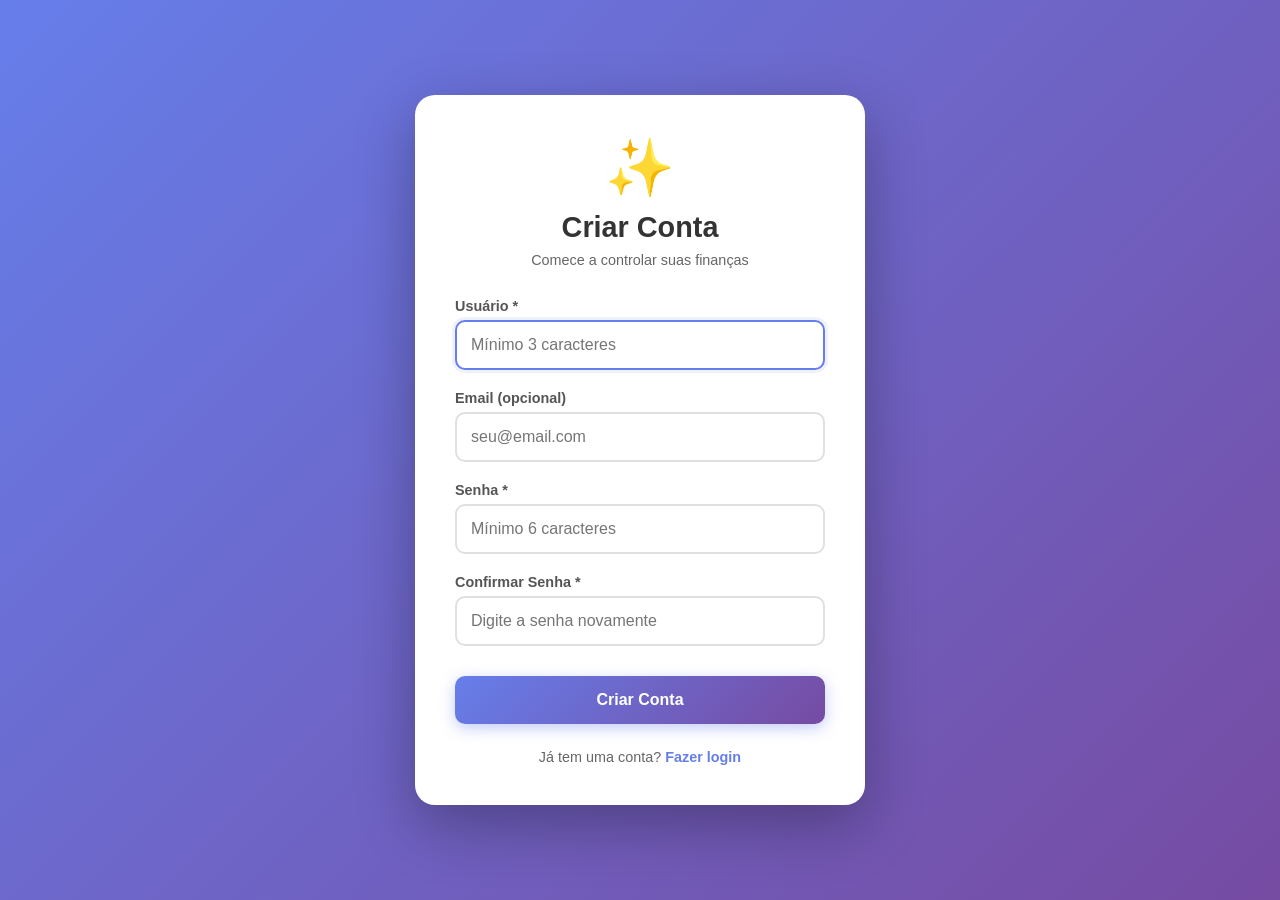
<file: templates/cadastro.html>
<!DOCTYPE html>
<html lang="pt-BR">
<head>
    <meta charset="UTF-8">
    <meta name="viewport" content="width=device-width, initial-scale=1.0">
    <title>Cadastro - Controle Financeiro</title>
    <style>
        * {
            margin: 0;
            padding: 0;
            box-sizing: border-box;
        }

        body {
            font-family: 'Segoe UI', Tahoma, Geneva, Verdana, sans-serif;
            background: linear-gradient(135deg, #667eea 0%, #764ba2 100%);
            min-height: 100vh;
            display: flex;
            align-items: center;
            justify-content: center;
            padding: 20px;
        }

        .cadastro-container {
            background: white;
            padding: 40px;
            border-radius: 20px;
            box-shadow: 0 20px 60px rgba(0,0,0,0.3);
            width: 100%;
            max-width: 450px;
            animation: slideUp 0.5s ease;
        }

        @keyframes slideUp {
            from {
                opacity: 0;
                transform: translateY(30px);
            }
            to {
                opacity: 1;
                transform: translateY(0);
            }
        }

        .cadastro-header {
            text-align: center;
            margin-bottom: 30px;
        }

        .cadastro-icon {
            font-size: 3.5em;
            margin-bottom: 10px;
        }

        h1 {
            font-size: 1.8em;
            color: #333;
            margin-bottom: 8px;
        }

        .subtitle {
            color: #666;
            font-size: 0.9em;
        }

        .input-group {
            margin-bottom: 20px;
        }

        label {
            display: block;
            margin-bottom: 6px;
            color: #555;
            font-weight: 600;
            font-size: 0.9em;
        }

        input {
            width: 100%;
            padding: 14px;
            border: 2px solid #e0e0e0;
            border-radius: 10px;
            font-size: 16px;
            transition: all 0.3s ease;
        }

        input:focus {
            outline: none;
            border-color: #667eea;
            box-shadow: 0 0 0 3px rgba(102, 126, 234, 0.1);
        }

        .btn-cadastrar {
            width: 100%;
            padding: 15px;
            background: linear-gradient(135deg, #667eea 0%, #764ba2 100%);
            color: white;
            border: none;
            border-radius: 10px;
            font-size: 16px;
            font-weight: bold;
            cursor: pointer;
            transition: all 0.3s ease;
            box-shadow: 0 4px 15px rgba(102, 126, 234, 0.4);
            margin-top: 10px;
        }

        .btn-cadastrar:hover {
            transform: translateY(-2px);
            box-shadow: 0 6px 20px rgba(102, 126, 234, 0.5);
        }

        .message {
            padding: 12px;
            border-radius: 8px;
            margin-bottom: 20px;
            display: none;
            text-align: center;
            font-size: 0.9em;
        }

        .error-message {
            background: #fee;
            color: #c33;
        }

        .success-message {
            background: #efe;
            color: #3c3;
        }

        .link-login {
            text-align: center;
            margin-top: 25px;
            color: #666;
            font-size: 0.9em;
        }

        .link-login a {
            color: #667eea;
            text-decoration: none;
            font-weight: 600;
        }

        .link-login a:hover {
            text-decoration: underline;
        }
    </style>
</head>
<body>
    <div class="cadastro-container">
        <div class="cadastro-header">
            <div class="cadastro-icon">✨</div>
            <h1>Criar Conta</h1>
            <p class="subtitle">Comece a controlar suas finanças</p>
        </div>

        <div id="error-message" class="message error-message"></div>
        <div id="success-message" class="message success-message"></div>

        <form id="cadastro-form">
            <div class="input-group">
                <label for="username">Usuário *</label>
                <input type="text" id="username" placeholder="Mínimo 3 caracteres" required autofocus>
            </div>

            <div class="input-group">
                <label for="email">Email (opcional)</label>
                <input type="email" id="email" placeholder="seu@email.com">
            </div>

            <div class="input-group">
                <label for="senha">Senha *</label>
                <input type="password" id="senha" placeholder="Mínimo 6 caracteres" required>
            </div>

            <div class="input-group">
                <label for="confirmar_senha">Confirmar Senha *</label>
                <input type="password" id="confirmar_senha" placeholder="Digite a senha novamente" required>
            </div>

            <button type="submit" class="btn-cadastrar">Criar Conta</button>
        </form>

        <div class="link-login">
            Já tem uma conta? <a href="/login">Fazer login</a>
        </div>
    </div>

    <script>
        document.getElementById('cadastro-form').addEventListener('submit', async (e) => {
            e.preventDefault();
            
            const errorDiv = document.getElementById('error-message');
            const successDiv = document.getElementById('success-message');
            errorDiv.style.display = 'none';
            successDiv.style.display = 'none';
            
            const response = await fetch('/cadastro', {
                method: 'POST',
                headers: {'Content-Type': 'application/json'},
                body: JSON.stringify({
                    username: document.getElementById('username').value,
                    email: document.getElementById('email').value,
                    senha: document.getElementById('senha').value,
                    confirmar_senha: document.getElementById('confirmar_senha').value
                })
            });
            
            const result = await response.json();
            
            if (result.success) {
                successDiv.textContent = result.message;
                successDiv.style.display = 'block';
                document.getElementById('cadastro-form').reset();
                
                setTimeout(() => {
                    window.location.href = '/login';
                }, 2000);
            } else {
                errorDiv.textContent = result.message || 'Erro ao criar conta';
                errorDiv.style.display = 'block';
            }
        });
    </script>
</body>
</html>
</file>
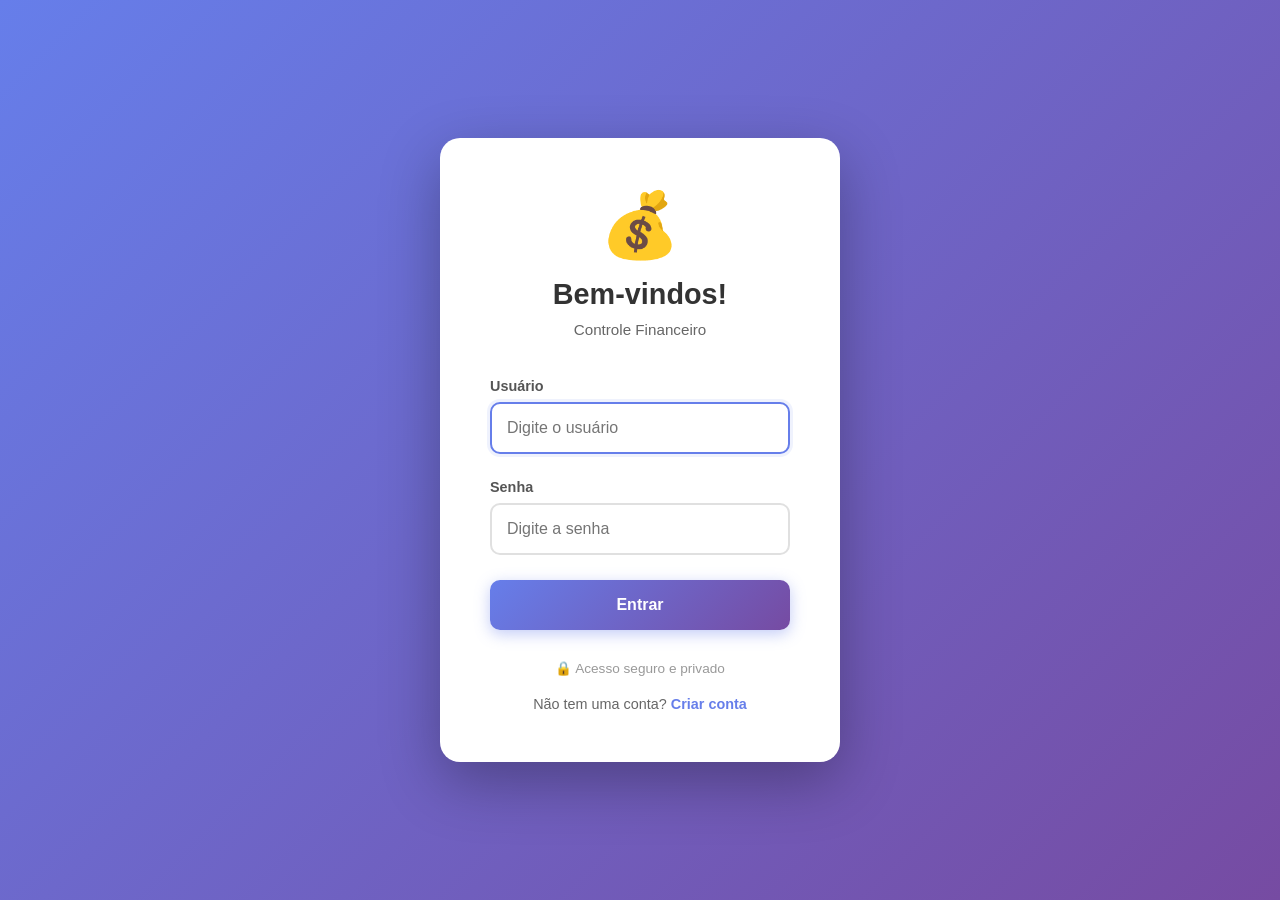
<file: app/templates/login.html>
<!DOCTYPE html>
<html lang="pt-BR">
<head>
    <meta charset="UTF-8">
    <meta name="viewport" content="width=device-width, initial-scale=1.0">
    <title>Login - Controle Financeiro</title>
    <style>
        * {
            margin: 0;
            padding: 0;
            box-sizing: border-box;
        }

        body {
            font-family: 'Segoe UI', Tahoma, Geneva, Verdana, sans-serif;
            background: linear-gradient(135deg, #667eea 0%, #764ba2 100%);
            min-height: 100vh;
            display: flex;
            align-items: center;
            justify-content: center;
            padding: 20px;
        }

        .login-container {
            background: white;
            padding: 50px;
            border-radius: 20px;
            box-shadow: 0 20px 60px rgba(0,0,0,0.3);
            width: 100%;
            max-width: 400px;
            animation: slideUp 0.5s ease;
        }

        @keyframes slideUp {
            from {
                opacity: 0;
                transform: translateY(30px);
            }
            to {
                opacity: 1;
                transform: translateY(0);
            }
        }

        .login-header {
            text-align: center;
            margin-bottom: 40px;
        }

        .login-icon {
            font-size: 4em;
            margin-bottom: 15px;
        }

        h1 {
            font-size: 1.8em;
            color: #333;
            margin-bottom: 10px;
        }

        .subtitle {
            color: #666;
            font-size: 0.95em;
        }

        .input-group {
            margin-bottom: 25px;
        }

        label {
            display: block;
            margin-bottom: 8px;
            color: #555;
            font-weight: 600;
            font-size: 0.9em;
        }

        input {
            width: 100%;
            padding: 15px;
            border: 2px solid #e0e0e0;
            border-radius: 10px;
            font-size: 16px;
            transition: all 0.3s ease;
        }

        input:focus {
            outline: none;
            border-color: #667eea;
            box-shadow: 0 0 0 3px rgba(102, 126, 234, 0.1);
        }

        .btn-login {
            width: 100%;
            padding: 16px;
            background: linear-gradient(135deg, #667eea 0%, #764ba2 100%);
            color: white;
            border: none;
            border-radius: 10px;
            font-size: 16px;
            font-weight: bold;
            cursor: pointer;
            transition: all 0.3s ease;
            box-shadow: 0 4px 15px rgba(102, 126, 234, 0.4);
        }

        .btn-login:hover {
            transform: translateY(-2px);
            box-shadow: 0 6px 20px rgba(102, 126, 234, 0.5);
        }

        .btn-login:active {
            transform: translateY(0);
        }

        .error-message {
            background: #fee;
            color: #c33;
            padding: 12px;
            border-radius: 8px;
            margin-bottom: 20px;
            display: none;
            text-align: center;
            font-size: 0.9em;
        }

        .footer-note {
            text-align: center;
            margin-top: 30px;
            color: #999;
            font-size: 0.85em;
        }
    </style>
</head>
<body>
    <div class="login-container">
        <div class="login-header">
            <div class="login-icon">💰</div>
            <h1>Bem-vindos!</h1>
            <p class="subtitle">Controle Financeiro</p>
        </div>

        <div id="error-message" class="error-message"></div>

        <form id="login-form">
            <div class="input-group">
                <label for="usuario">Usuário</label>
                <input type="text" id="usuario" placeholder="Digite o usuário" required autofocus>
            </div>

            <div class="input-group">
                <label for="senha">Senha</label>
                <input type="password" id="senha" placeholder="Digite a senha" required>
            </div>

            <button type="submit" class="btn-login">Entrar</button>
        </form>

        <div class="footer-note">
            🔒 Acesso seguro e privado
        </div>

        <div class="link-login" style="text-align: center; margin-top: 20px; color: #666; font-size: 0.9em;">
            Não tem uma conta? <a href="/cadastro" style="color: #667eea; text-decoration: none; font-weight: 600;">Criar conta</a>
        </div>
    </div>

    <script>
        document.getElementById('login-form').addEventListener('submit', async (e) => {
            e.preventDefault();
            
            const errorDiv = document.getElementById('error-message');
            errorDiv.style.display = 'none';
            
            const response = await fetch('/login', {
                method: 'POST',
                headers: {'Content-Type': 'application/json'},
                body: JSON.stringify({
                    usuario: document.getElementById('usuario').value,
                    senha: document.getElementById('senha').value
                })
            });
            
            const result = await response.json();
            
            if (result.success) {
                window.location.href = '/dashboard';
            } else {
                errorDiv.textContent = result.message || 'Erro ao fazer login';
                errorDiv.style.display = 'block';
                document.getElementById('senha').value = '';
                document.getElementById('senha').focus();
            }
        });
    </script>
</body>
</html>
</file>
